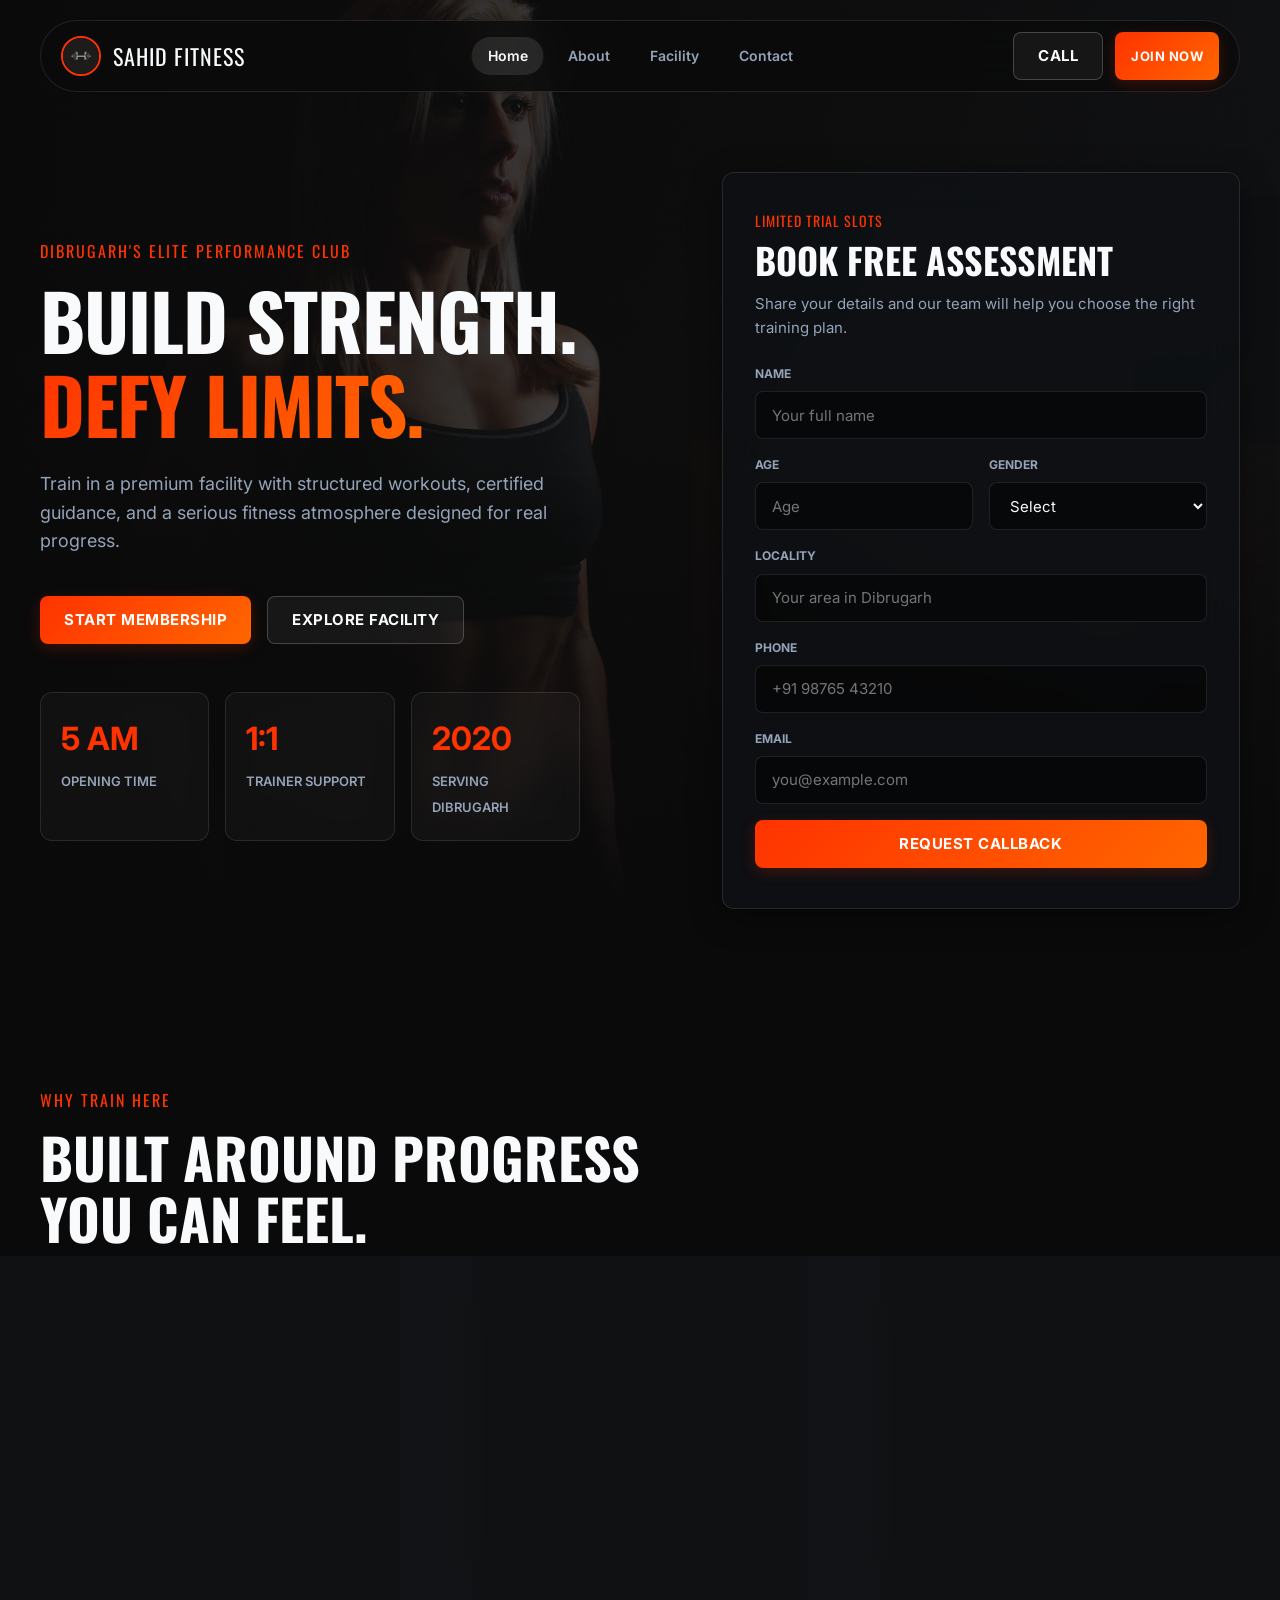
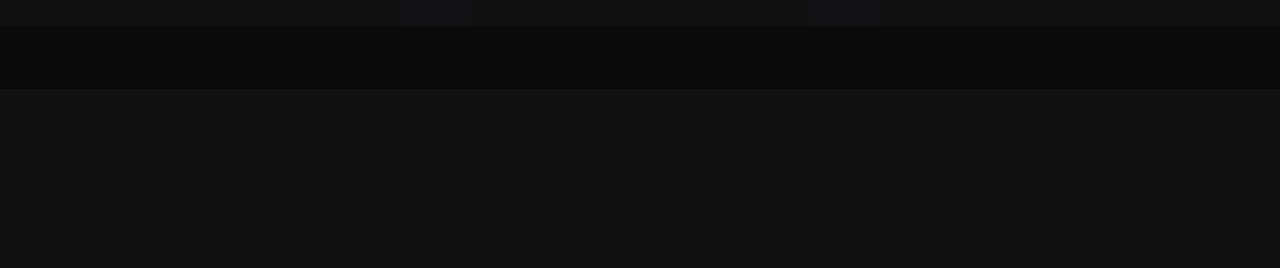
<file: index.html>
<!DOCTYPE html>
<html lang="en">
<head>
    <meta charset="UTF-8">
    <meta name="viewport" content="width=device-width, initial-scale=1.0">
    <meta name="description" content="Sahid Fitness is a premium gym in Dibrugarh with coaching, strength training, conditioning, and community-led fitness programs.">
    <title>Sahid Fitness | Premium Gym in Dibrugarh</title>
    <link rel="preconnect" href="https://fonts.googleapis.com">
    <link rel="preconnect" href="https://fonts.gstatic.com" crossorigin>
    <link href="https://fonts.googleapis.com/css2?family=Inter:wght@400;500;600;700&family=Oswald:wght@500;700&display=swap" rel="stylesheet">
    <link rel="stylesheet" href="./css/base.css">
    <link rel="stylesheet" href="./css/components.css">
    <link rel="stylesheet" href="./css/pages.css">
</head>
<body>
    <header class="site-header fade-in">
        <a class="brand" href="index.html" aria-label="Sahid Fitness home">
            <img src="./assets/barbell.jpg" alt="Sahid Fitness Logo">
            <span>SAHID FITNESS</span>
        </a>

        <!-- Mobile Hamburger Button -->
        <button class="menu-toggle" id="menu-toggle" aria-label="Open menu">
            <svg width="24" height="24" viewBox="0 0 24 24" fill="none" stroke="currentColor" stroke-width="2" stroke-linecap="round" stroke-linejoin="round">
                <line x1="3" y1="12" x2="21" y2="12"></line>
                <line x1="3" y1="6" x2="21" y2="6"></line>
                <line x1="3" y1="18" x2="21" y2="18"></line>
            </svg>
        </button>

        <!-- Drawer Wrapper -->
        <div class="nav-drawer" id="nav-drawer">
            <div class="drawer-header">
                <span class="drawer-brand">SAHID FITNESS</span>
                <button class="menu-close" id="menu-close" aria-label="Close menu">
                    <svg width="24" height="24" viewBox="0 0 24 24" fill="none" stroke="currentColor" stroke-width="2" stroke-linecap="round" stroke-linejoin="round">
                        <line x1="18" y1="6" x2="6" y2="18"></line>
                        <line x1="6" y1="6" x2="18" y2="18"></line>
                    </svg>
                </button>
            </div>

            <nav class="site-nav" aria-label="Primary navigation">
                <!-- Change the 'active' class on the specific links per page -->
                <a href="index.html" class="active">Home</a>
                <a href="./pages/about.html">About</a>
                <a href="./pages/fitnesscentre.html">Facility</a>
                <a href="./pages/contactus.html">Contact</a>
            </nav>

            <div class="header-actions">
                <a class="ghost-button" href="#">Call</a>
                <a class="primary-button small" href="mailto:info@sahidfitness.com">Join Now</a>
            </div>
        </div>
    </header>
    
    <!-- Background Dark Overlay for Mobile Drawer -->
    <div class="drawer-overlay" id="drawer-overlay"></div>

    <main>
        <section class="hero fade-in delay-1">
            <div class="hero-copy">
                <p class="eyebrow">Dibrugarh's Elite Performance Club</p>
                <h1>BUILD STRENGTH. <br><span class="text-gradient">DEFY LIMITS.</span></h1>
                <p class="hero-text">Train in a premium facility with structured workouts, certified guidance, and a serious fitness atmosphere designed for real progress.</p>

                <div class="hero-actions">
                    <a class="primary-button" href="#membership-form">Start Membership</a>
                    <a class="secondary-button" href="./pages/fitnesscentre.html">Explore Facility</a>
                </div>

                <div class="stats-grid" aria-label="Gym highlights">
                    <div>
                        <strong>5 AM</strong>
                        <span>Opening time</span>
                    </div>
                    <div>
                        <strong>1:1</strong>
                        <span>Trainer support</span>
                    </div>
                    <div>
                        <strong>2020</strong>
                        <span>Serving Dibrugarh</span>
                    </div>
                </div>
            </div>

            <aside class="lead-card glass-panel" id="membership-form" aria-label="Membership enquiry form">
                <span class="card-kicker">Limited trial slots</span>
                <h2>BOOK FREE ASSESSMENT</h2>
                <p>Share your details and our team will help you choose the right training plan.</p>

                <form action="./php/form-handler.php" method="post">
                    <label>
                        <span>Name</span>
                        <input type="text" name="name" placeholder="Your full name" required>
                    </label>
                    <div class="form-row">
                        <label>
                            <span>Age</span>
                            <input type="number" name="age" placeholder="Age" min="12" max="90" required>
                        </label>
                        <label>
                            <span>Gender</span>
                            <select name="gender" required>
                                <option value="" disabled selected>Select</option>
                                <option>Male</option>
                                <option>Female</option>
                                <option>Other</option>
                            </select>
                        </label>
                    </div>
                    <label>
                        <span>Locality</span>
                        <input type="text" name="locality" placeholder="Your area in Dibrugarh" required>
                    </label>
                    <label>
                        <span>Phone</span>
                        <input type="tel" name="phone" placeholder="+91 98765 43210" required>
                    </label>
                    <label>
                        <span>Email</span>
                        <input type="email" name="email" placeholder="you@example.com">
                    </label>
                    <button class="primary-button form-button" type="submit">Request Callback</button>
                </form>
            </aside>
        </section>

        <section class="section-band fade-in delay-2">
            <div class="section-heading">
                <div>
                    <p class="eyebrow">Why train here</p>
                    <h2>BUILT AROUND PROGRESS YOU CAN FEEL.</h2>
                </div>
            </div>

            <div class="feature-grid">
                <article class="feature-card glass-panel hover-lift">
                    <span class="feature-number">01</span>
                    <h3>Structured Coaching</h3>
                    <p>Personal guidance for beginners, lifters, and anyone returning after a break. No more guessing your routine.</p>
                </article>
                <article class="feature-card glass-panel hover-lift">
                    <span class="feature-number">02</span>
                    <h3>Complete Strength Zone</h3>
                    <p>Premium free weights, resistance machines, competition racks, benches, and dedicated conditioning tools.</p>
                </article>
                <article class="feature-card glass-panel hover-lift">
                    <span class="feature-number">03</span>
                    <h3>Flexible Training Hours</h3>
                    <p>Early morning to late evening access so your routine survives busy days. Train when it suits your lifestyle.</p>
                </article>
            </div>
        </section>
    </main>

    <footer class="site-footer glass-panel">
        <div class="footer-content">
            <div class="footer-brand">
                <h3>SAHID FITNESS</h3>
                <p>Dibrugarh's premier strength and conditioning facility.</p>
            </div>
            <div class="footer-links">
                <p>&copy; 2026 Sahid Fitness. All rights reserved.</p>
            </div>
        </div>
    </footer>
</body>
<script src="./js/script.js"></script>
</html>
</file>
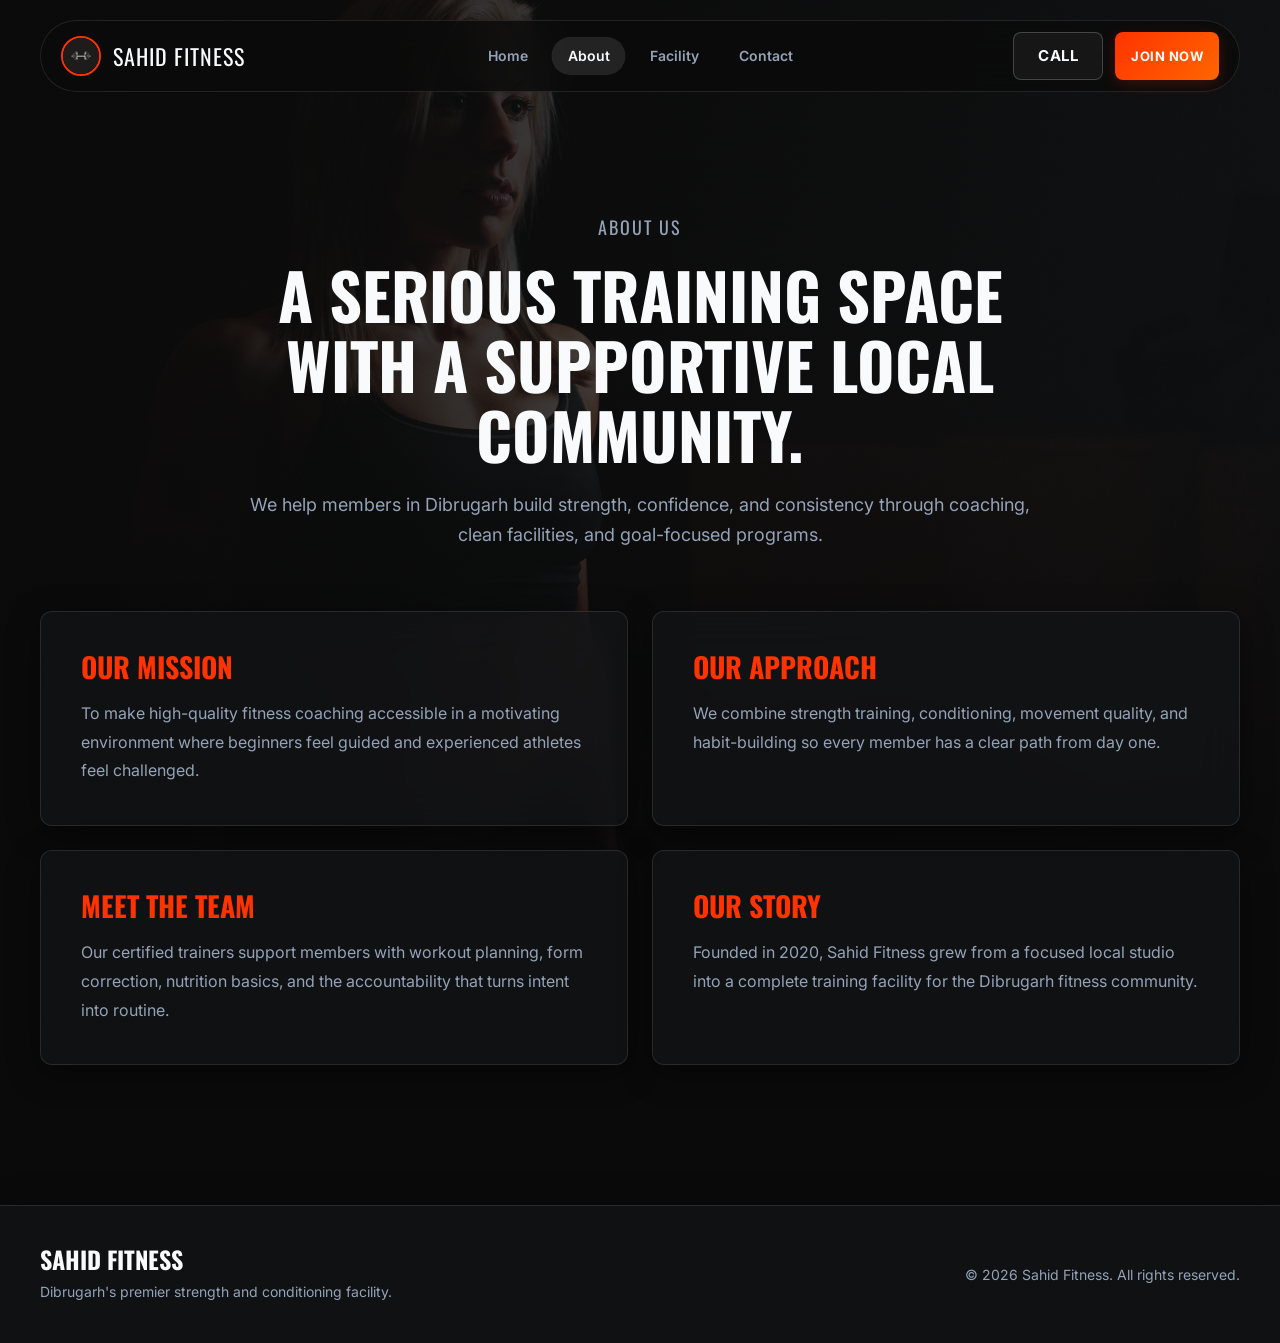
<file: pages/about.html>
<!DOCTYPE html>
<html lang="en">
<head>
    <meta charset="UTF-8">
    <meta name="viewport" content="width=device-width, initial-scale=1.0">
    <meta name="description" content="Learn about Sahid Fitness, a premium strength, conditioning, and personal training gym in Dibrugarh.">
    <title>About | Sahid Fitness</title>
    <link rel="preconnect" href="https://fonts.googleapis.com">
    <link rel="preconnect" href="https://fonts.gstatic.com" crossorigin>
    <link href="https://fonts.googleapis.com/css2?family=Inter:wght@400;500;600;700&family=Oswald:wght@500;700&display=swap" rel="stylesheet">
    <link rel="stylesheet" href="../css/base.css">
    <link rel="stylesheet" href="../css/components.css">
    <link rel="stylesheet" href="../css/pages.css">
</head>
<body>
    <header class="site-header fade-in">
        <a class="brand" href="../index.html" aria-label="Sahid Fitness home">
            <img src="../assets/barbell.jpg" alt="Sahid Fitness Logo">
            <span>SAHID FITNESS</span>
        </a>

        <!-- Mobile Hamburger Button -->
        <button class="menu-toggle" id="menu-toggle" aria-label="Open menu">
            <svg width="24" height="24" viewBox="0 0 24 24" fill="none" stroke="currentColor" stroke-width="2" stroke-linecap="round" stroke-linejoin="round">
                <line x1="3" y1="12" x2="21" y2="12"></line>
                <line x1="3" y1="6" x2="21" y2="6"></line>
                <line x1="3" y1="18" x2="21" y2="18"></line>
            </svg>
        </button>

        <!-- Drawer Wrapper -->
        <div class="nav-drawer" id="nav-drawer">
            <div class="drawer-header">
                <span class="drawer-brand">SAHID FITNESS</span>
                <button class="menu-close" id="menu-close" aria-label="Close menu">
                    <svg width="24" height="24" viewBox="0 0 24 24" fill="none" stroke="currentColor" stroke-width="2" stroke-linecap="round" stroke-linejoin="round">
                        <line x1="18" y1="6" x2="6" y2="18"></line>
                        <line x1="6" y1="6" x2="18" y2="18"></line>
                    </svg>
                </button>
            </div>

            <nav class="site-nav" aria-label="Primary navigation">
                <!-- Change the 'active' class on the specific links per page -->
                <a href="../index.html" >Home</a>
                <a href="../pages/about.html" class="active">About</a>
                <a href="../pages/fitnesscentre.html">Facility</a>
                <a href="../pages/contactus.html">Contact</a>
            </nav>

            <div class="header-actions">
                <a class="ghost-button" href="#">Call</a>
                <a class="primary-button small" href="mailto:info@sahidfitness.com">Join Now</a>
            </div>
        </div>
    </header>
    
    <!-- Background Dark Overlay for Mobile Drawer -->
    <div class="drawer-overlay" id="drawer-overlay"></div>

    <main class="section-wrapper">
        <section class="page-hero fade-in delay-1">
            <p class="eyebrow">About Us</p>
            <h1>A SERIOUS TRAINING SPACE WITH A SUPPORTIVE LOCAL COMMUNITY.</h1>
            <p>We help members in Dibrugarh build strength, confidence, and consistency through coaching, clean facilities, and goal-focused programs.</p>
        </section>

        <section class="content-grid fade-in delay-2">
            <article class="content-panel glass-panel hover-lift">
                <h2>Our Mission</h2>
                <p>To make high-quality fitness coaching accessible in a motivating environment where beginners feel guided and experienced athletes feel challenged.</p>
            </article>

            <article class="content-panel glass-panel hover-lift">
                <h2>Our Approach</h2>
                <p>We combine strength training, conditioning, movement quality, and habit-building so every member has a clear path from day one.</p>
            </article>

            <article class="content-panel glass-panel hover-lift">
                <h2>Meet the Team</h2>
                <p>Our certified trainers support members with workout planning, form correction, nutrition basics, and the accountability that turns intent into routine.</p>
            </article>

            <article class="content-panel glass-panel hover-lift">
                <h2>Our Story</h2>
                <p>Founded in 2020, Sahid Fitness grew from a focused local studio into a complete training facility for the Dibrugarh fitness community.</p>
            </article>
        </section>
    </main>

    <footer class="site-footer glass-panel">
        <div class="footer-content">
            <div class="footer-brand">
                <h3>SAHID FITNESS</h3>
                <p>Dibrugarh's premier strength and conditioning facility.</p>
            </div>
            <div class="footer-links">
                <p>&copy; 2026 Sahid Fitness. All rights reserved.</p>
            </div>
        </div>
    </footer>
</body>
<script src="../js/script.js"></script>
</html>
</file>
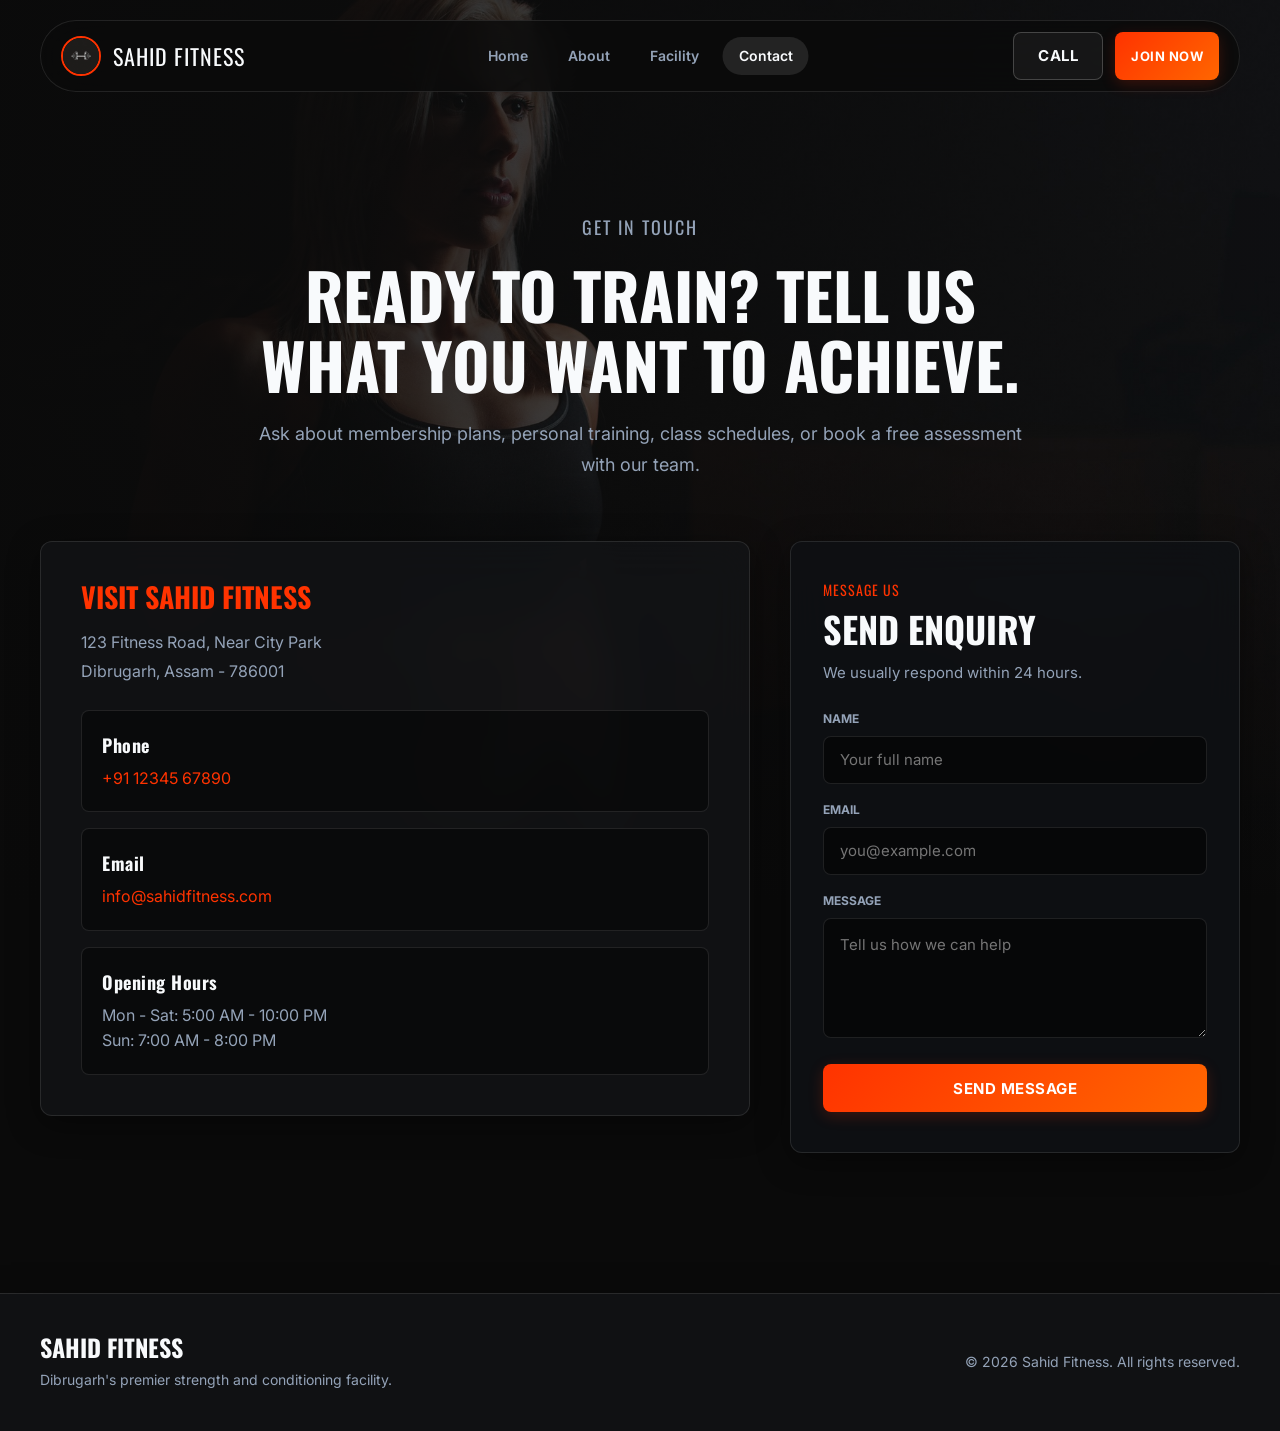
<file: pages/contactus.html>
<!DOCTYPE html>
<html lang="en">
<head>
    <meta charset="UTF-8">
    <meta name="viewport" content="width=device-width, initial-scale=1.0">
    <meta name="description" content="Contact Sahid Fitness in Dibrugarh for memberships, personal training, classes, and free fitness assessments.">
    <title>Contact | Sahid Fitness</title>
    <link rel="preconnect" href="https://fonts.googleapis.com">
    <link rel="preconnect" href="https://fonts.gstatic.com" crossorigin>
    <link href="https://fonts.googleapis.com/css2?family=Inter:wght@400;500;600;700&family=Oswald:wght@500;700&display=swap" rel="stylesheet">
    <link rel="stylesheet" href="../css/base.css">
    <link rel="stylesheet" href="../css/components.css">
    <link rel="stylesheet" href="../css/pages.css">
</head>
<body>
    <header class="site-header fade-in">
        <a class="brand" href="../index.html" aria-label="Sahid Fitness home">
            <img src="../assets/barbell.jpg" alt="Sahid Fitness Logo">
            <span>SAHID FITNESS</span>
        </a>

        <!-- Mobile Hamburger Button -->
        <button class="menu-toggle" id="menu-toggle" aria-label="Open menu">
            <svg width="24" height="24" viewBox="0 0 24 24" fill="none" stroke="currentColor" stroke-width="2" stroke-linecap="round" stroke-linejoin="round">
                <line x1="3" y1="12" x2="21" y2="12"></line>
                <line x1="3" y1="6" x2="21" y2="6"></line>
                <line x1="3" y1="18" x2="21" y2="18"></line>
            </svg>
        </button>

        <!-- Drawer Wrapper -->
        <div class="nav-drawer" id="nav-drawer">
            <div class="drawer-header">
                <span class="drawer-brand">SAHID FITNESS</span>
                <button class="menu-close" id="menu-close" aria-label="Close menu">
                    <svg width="24" height="24" viewBox="0 0 24 24" fill="none" stroke="currentColor" stroke-width="2" stroke-linecap="round" stroke-linejoin="round">
                        <line x1="18" y1="6" x2="6" y2="18"></line>
                        <line x1="6" y1="6" x2="18" y2="18"></line>
                    </svg>
                </button>
            </div>

            <nav class="site-nav" aria-label="Primary navigation">
                <!-- Change the 'active' class on the specific links per page -->
                <a href="../index.html">Home</a>
                <a href="about.html">About</a>
                <a href="fitnesscentre.html">Facility</a>
                <a href="contactus.html" class="active">Contact</a>
            </nav>

            <div class="header-actions">
                <a class="ghost-button" href="#">Call</a>
                <a class="primary-button small" href="mailto:info@sahidfitness.com">Join Now</a>
            </div>
        </div>
    </header>
    
    <!-- Background Dark Overlay for Mobile Drawer -->
    <div class="drawer-overlay" id="drawer-overlay"></div>

    <main class="section-wrapper">
        <section class="page-hero fade-in delay-1">
            <p class="eyebrow">Get in touch</p>
            <h1>READY TO TRAIN? TELL US WHAT YOU WANT TO ACHIEVE.</h1>
            <p>Ask about membership plans, personal training, class schedules, or book a free assessment with our team.</p>
        </section>

        <section class="contact-layout fade-in delay-2">
            <article class="content-panel glass-panel">
                <h2>Visit Sahid Fitness</h2>
                <p>123 Fitness Road, Near City Park<br>Dibrugarh, Assam - 786001</p>

                <div class="contact-list">
                    <div>
                        <strong>Phone</strong>
                        <a href="#">+91 12345 67890</a>
                    </div>
                    <div>
                        <strong>Email</strong>
                        <a href="mailto:info@sahidfitness.com">info@sahidfitness.com</a>
                    </div>
                    <div>
                        <strong>Opening Hours</strong>
                        <span style="color: var(--muted)">Mon - Sat: 5:00 AM - 10:00 PM<br>Sun: 7:00 AM - 8:00 PM</span>
                    </div>
                </div>
            </article>

            <aside class="lead-card glass-panel">
                <span class="card-kicker">Message us</span>
                <h2>SEND ENQUIRY</h2>
                <p>We usually respond within 24 hours.</p>

                <form action="../php/inquiry.php" method="post">
                    <label>
                        <span>Name</span>
                        <input type="text" name="name" placeholder="Your full name" required>
                    </label>
                    <label>
                        <span>Email</span>
                        <input type="email" name="email" placeholder="you@example.com" required>
                    </label>
                    <label>
                        <span>Message</span>
                        <textarea name="message" placeholder="Tell us how we can help" required></textarea>
                    </label>
                    <button class="primary-button" type="submit" style="margin-top: 10px;">Send Message</button>
                </form>
            </aside>
        </section>
    </main>

    <footer class="site-footer glass-panel">
        <div class="footer-content">
            <div class="footer-brand">
                <h3>SAHID FITNESS</h3>
                <p>Dibrugarh's premier strength and conditioning facility.</p>
            </div>
            <div class="footer-links">
                <p>&copy; 2026 Sahid Fitness. All rights reserved.</p>
            </div>
        </div>
    </footer>
</body>
<script src="../js/script.js"></script>
</html>
</file>
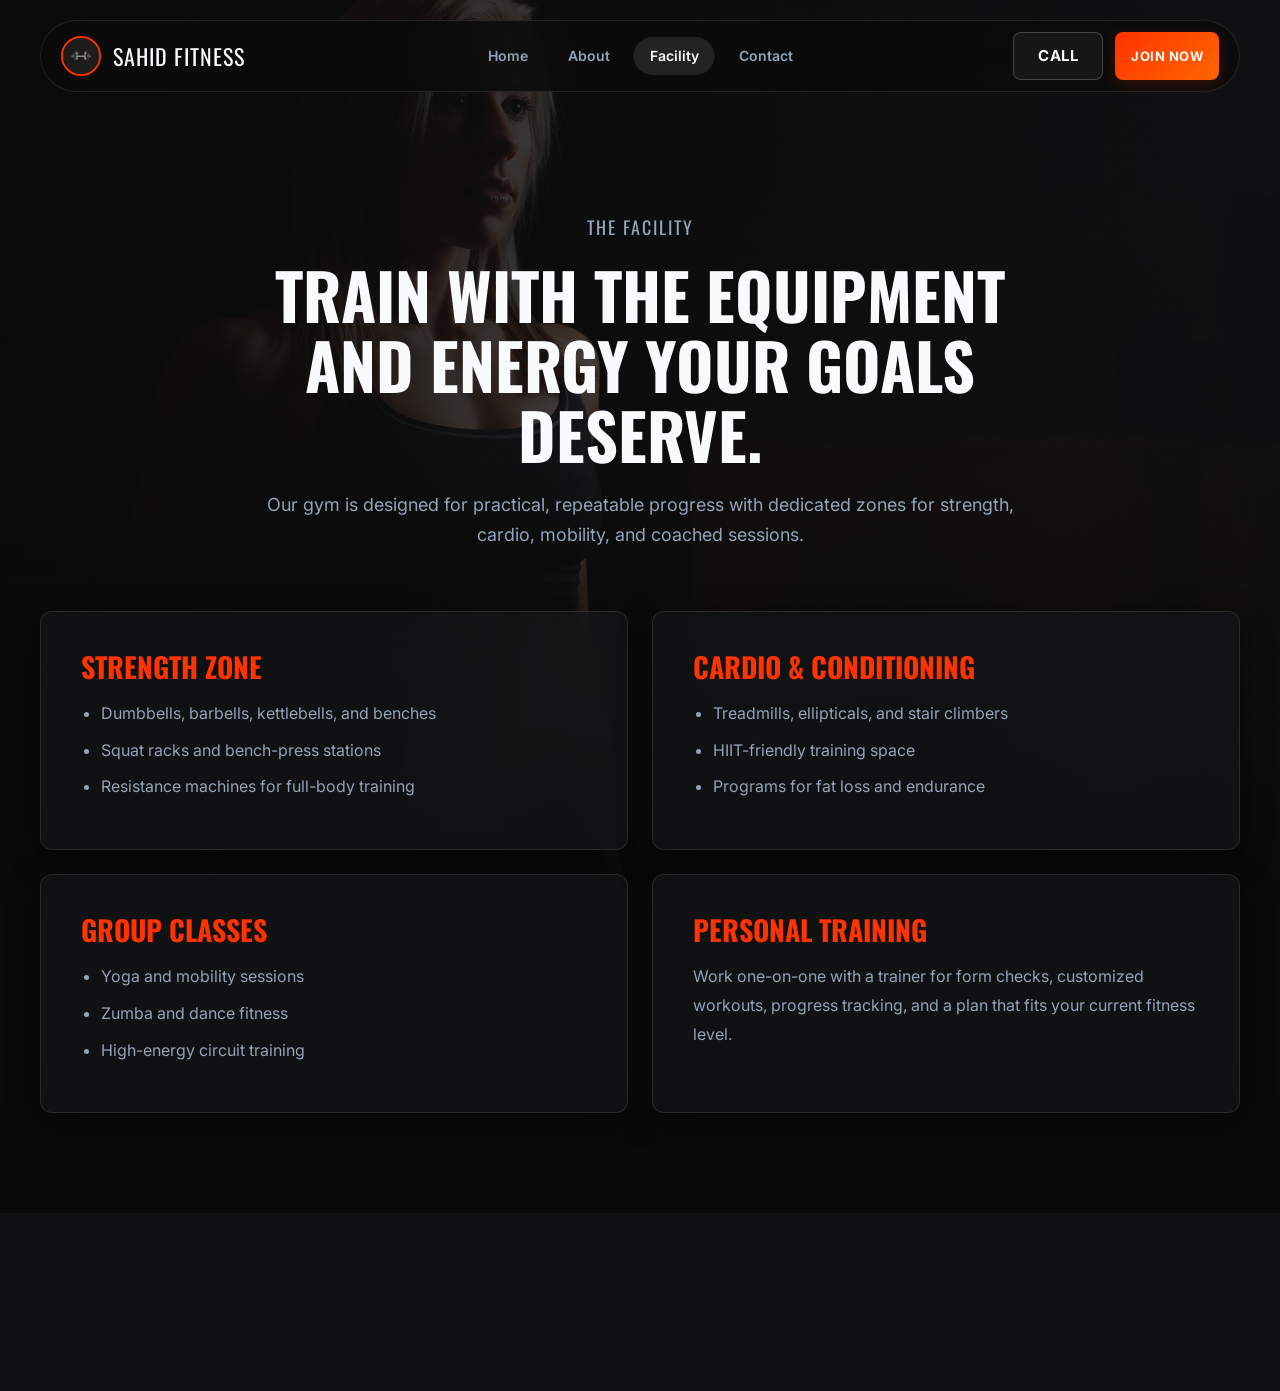
<file: pages/fitnesscentre.html>
<!DOCTYPE html>
<html lang="en">
<head>
    <meta charset="UTF-8">
    <meta name="viewport" content="width=device-width, initial-scale=1.0">
    <meta name="description" content="Explore Sahid Fitness facilities including strength training, cardio, group classes, and personal coaching in Dibrugarh.">
    <title>Fitness Centre | Sahid Fitness</title>
    <link rel="preconnect" href="https://fonts.googleapis.com">
    <link rel="preconnect" href="https://fonts.gstatic.com" crossorigin>
    <link href="https://fonts.googleapis.com/css2?family=Inter:wght@400;500;600;700&family=Oswald:wght@500;700&display=swap" rel="stylesheet">
    <link rel="stylesheet" href="../css/base.css">
    <link rel="stylesheet" href="../css/components.css">
    <link rel="stylesheet" href="../css/pages.css">
</head>
<body>
    <header class="site-header fade-in">
        <a class="brand" href="../index.html" aria-label="Sahid Fitness home">
            <img src="../assets/barbell.jpg" alt="Sahid Fitness Logo">
            <span>SAHID FITNESS</span>
        </a>

        <!-- Mobile Hamburger Button -->
        <button class="menu-toggle" id="menu-toggle" aria-label="Open menu">
            <svg width="24" height="24" viewBox="0 0 24 24" fill="none" stroke="currentColor" stroke-width="2" stroke-linecap="round" stroke-linejoin="round">
                <line x1="3" y1="12" x2="21" y2="12"></line>
                <line x1="3" y1="6" x2="21" y2="6"></line>
                <line x1="3" y1="18" x2="21" y2="18"></line>
            </svg>
        </button>

        <!-- Drawer Wrapper -->
        <div class="nav-drawer" id="nav-drawer">
            <div class="drawer-header">
                <span class="drawer-brand">SAHID FITNESS</span>
                <button class="menu-close" id="menu-close" aria-label="Close menu">
                    <svg width="24" height="24" viewBox="0 0 24 24" fill="none" stroke="currentColor" stroke-width="2" stroke-linecap="round" stroke-linejoin="round">
                        <line x1="18" y1="6" x2="6" y2="18"></line>
                        <line x1="6" y1="6" x2="18" y2="18"></line>
                    </svg>
                </button>
            </div>

            <nav class="site-nav" aria-label="Primary navigation">
                <!-- Change the 'active' class on the specific links per page -->
                <a href="../index.html">Home</a>
                <a href="about.html">About</a>
                <a href="fitnesscentre.html" class="active">Facility</a>
                <a href="contactus.html">Contact</a>
            </nav>

            <div class="header-actions">
                <a class="ghost-button" href="#">Call</a>
                <a class="primary-button small" href="mailto:info@sahidfitness.com">Join Now</a>
            </div>
        </div>
    </header>
    
    <!-- Background Dark Overlay for Mobile Drawer -->
    <div class="drawer-overlay" id="drawer-overlay"></div>

    <main class="section-wrapper">
        <section class="page-hero fade-in delay-1">
            <p class="eyebrow">The Facility</p>
            <h1>TRAIN WITH THE EQUIPMENT AND ENERGY YOUR GOALS DESERVE.</h1>
            <p>Our gym is designed for practical, repeatable progress with dedicated zones for strength, cardio, mobility, and coached sessions.</p>
        </section>

        <section class="content-grid fade-in delay-2">
            <article class="content-panel glass-panel hover-lift">
                <h2>Strength Zone</h2>
                <ul>
                    <li>Dumbbells, barbells, kettlebells, and benches</li>
                    <li>Squat racks and bench-press stations</li>
                    <li>Resistance machines for full-body training</li>
                </ul>
            </article>

            <article class="content-panel glass-panel hover-lift">
                <h2>Cardio & Conditioning</h2>
                <ul>
                    <li>Treadmills, ellipticals, and stair climbers</li>
                    <li>HIIT-friendly training space</li>
                    <li>Programs for fat loss and endurance</li>
                </ul>
            </article>

            <article class="content-panel glass-panel hover-lift">
                <h2>Group Classes</h2>
                <ul>
                    <li>Yoga and mobility sessions</li>
                    <li>Zumba and dance fitness</li>
                    <li>High-energy circuit training</li>
                </ul>
            </article>

            <article class="content-panel glass-panel hover-lift">
                <h2>Personal Training</h2>
                <p>Work one-on-one with a trainer for form checks, customized workouts, progress tracking, and a plan that fits your current fitness level.</p>
            </article>
        </section>
    </main>

    <footer class="site-footer glass-panel">
        <div class="footer-content">
            <div class="footer-brand">
                <h3>SAHID FITNESS</h3>
                <p>Dibrugarh's premier strength and conditioning facility.</p>
            </div>
            <div class="footer-links">
                <p>&copy; 2026 Sahid Fitness. All rights reserved.</p>
            </div>
        </div>
    </footer>
</body>
<script src="../js/script.js"></script>
</html>
</file>
<file: css/base.css>
:root {
    /* Refined Color Palette */
    --bg-dark: #0a0a0a;
    --surface: rgba(20, 22, 26, 0.65);
    --surface-strong: rgba(15, 17, 20, 0.85);
    --surface-hover: rgba(30, 33, 40, 0.85);
    --line: rgba(255, 255, 255, 0.1);
    --line-light: rgba(255, 255, 255, 0.2);
    
    --text: #f8fafc;
    --muted: #94a3b8;
    --accent: #ff3300;
    --accent-strong: #ff6600;
    
    --shadow-soft: 0 8px 32px rgba(0, 0, 0, 0.4);
    --shadow-glow: 0 0 20px rgba(255, 51, 0, 0.3);
    
    --font-heading: 'Oswald', sans-serif;
    --font-body: 'Inter', sans-serif;
}

* {
    box-sizing: border-box;
    margin: 0;
    padding: 0;
}

html {
    scroll-behavior: smooth;
}

body {
    min-height: 100vh;
    color: var(--text);
    font-family: var(--font-body);
    background-color: var(--bg-dark);
    background-image: 
        linear-gradient(90deg, rgba(10, 10, 10, 0.95) 0%, rgba(10, 10, 10, 0.8) 40%, rgba(10, 10, 10, 0.4) 100%),
        linear-gradient(0deg, rgba(10, 10, 10, 1) 0%, rgba(10, 10, 10, 0) 50%),
        url("../assets/abs-1850926_1920.jpg");
    background-size: cover;
    background-position: center right;
    background-attachment: fixed;
    background-repeat: no-repeat;
    line-height: 1.6;
}

a {
    color: inherit;
    text-decoration: none;
}

img {
    display: block;
    max-width: 100%;
}

/* Typography Hierarchy */
h1, h2, h3, .brand span, .card-kicker, .eyebrow {
    font-family: var(--font-heading);
    text-transform: uppercase;
    line-height: 1.1;
}

.text-gradient {
    background: linear-gradient(135deg, var(--accent), var(--accent-strong));
    background-clip: text;
    -webkit-text-fill-color: transparent;
}

.eyebrow {
    color: var(--accent);
    font-size: 16px;
    letter-spacing: 2px;
    margin-bottom: 16px;
    display: inline-block;
}
</file>
<file: css/components.css>
/* Reusable Glass Panel */
.glass-panel {
    border: 1px solid var(--line);
    border-radius: 12px;
    background: var(--surface);
    box-shadow: var(--shadow-soft);
    backdrop-filter: blur(20px);
    -webkit-backdrop-filter: blur(20px);
}

.hover-lift:hover {
    transform: translateY(-8px);
    border-color: var(--line-light);
    box-shadow: var(--shadow-glow);
    background: var(--surface-hover);
}

/* Header Base & Desktop */
.site-header {
    position: sticky;
    top: 20px;
    z-index: 50;
    display: flex;
    align-items: center;
    justify-content: space-between;
    width: min(1200px, calc(100% - 40px));
    height: 72px;
    margin: 20px auto 0;
    padding: 0 20px;
    border: 1px solid var(--line);
    border-radius: 100px;
    background: rgba(10, 10, 10, 0.8);
    backdrop-filter: blur(24px);
}

.brand {
    display: inline-flex;
    align-items: center;
    gap: 12px;
    font-size: 22px;
    letter-spacing: 1px;
    z-index: 51;
}

.brand img {
    width: 40px;
    height: 40px;
    border-radius: 50%;
    border: 2px solid var(--accent);
    object-fit: cover;
}

/* Hide Mobile Elements on Desktop */
.menu-toggle, .drawer-header, .drawer-overlay {
    display: none;
}


/* Desktop Nav Alignment */
.nav-drawer {
    display: flex;
    align-items: center;
    justify-content: flex-end;
    flex: 1;
}

.site-nav {
    display: flex;
    gap: 8px;
    position: absolute;
    left: 50%;
    transform: translateX(-50%);
}

.site-nav a {
    padding: 8px 16px;
    border-radius: 100px;
    color: var(--muted);
    font-size: 14px;
    font-weight: 600;
    transition: all 0.3s ease;
}

.site-nav a:hover,
.site-nav a.active {
    color: var(--text);
    background: var(--line);
}

.header-actions {
    display: flex;
    gap: 12px;
}

/* Buttons */
.primary-button,
.secondary-button,
.ghost-button {
    display: inline-flex;
    align-items: center;
    justify-content: center;
    min-height: 48px;
    padding: 0 24px;
    border-radius: 8px;
    font-family: var(--font-body);
    font-size: 15px;
    font-weight: 700;
    cursor: pointer;
    transition: all 0.3s ease;
    text-transform: uppercase;
    letter-spacing: 0.5px;
}

.primary-button {
    color: #fff;
    background: linear-gradient(135deg, var(--accent), var(--accent-strong));
    border: none;
    box-shadow: 0 4px 15px rgba(255, 51, 0, 0.2);
}

.primary-button:hover {
    transform: translateY(-2px);
    box-shadow: var(--shadow-glow);
}

.secondary-button,
.ghost-button {
    color: var(--text);
    border: 1px solid var(--line-light);
    background: rgba(255, 255, 255, 0.05);
}

.secondary-button:hover,
.ghost-button:hover {
    background: rgba(255, 255, 255, 0.1);
    transform: translateY(-2px);
}

.small {
    min-height: 40px;
    padding: 0 16px;
    font-size: 13px;
}

/* Forms */
form {
    display: flex;
    flex-direction: column;
    gap: 16px;
}

.form-row {
    display: grid;
    grid-template-columns: 1fr 1fr;
    gap: 16px;
}

label {
    display: flex;
    flex-direction: column;
    gap: 8px;
    font-size: 12px;
    font-weight: 700;
    text-transform: uppercase;
    color: var(--muted);
}

input,
select,
textarea {
    width: 100%;
    min-height: 48px;
    padding: 0 16px;
    border-radius: 8px;
    border: 1px solid var(--line);
    background: rgba(0, 0, 0, 0.5);
    color: var(--text);
    font-family: var(--font-body);
    font-size: 15px;
    transition: all 0.3s ease;
}

input:focus,
select:focus,
textarea:focus {
    outline: none;
    border-color: var(--accent);
    box-shadow: 0 0 0 3px rgba(255, 51, 0, 0.15);
    background: rgba(0, 0, 0, 0.8);
}

textarea {
    padding: 16px;
    min-height: 120px;
    resize: vertical;
}

/* Footer */
.site-footer {
    border-radius: 0;
    border-left: none;
    border-right: none;
    border-bottom: none;
    padding: 40px 20px;
    margin-top: 60px;
}

.footer-content {
    width: min(1200px, calc(100% - 40px));
    margin: 0 auto;
    display: flex;
    justify-content: space-between;
    align-items: center;
    flex-wrap: wrap;
    gap: 20px;
}

.footer-brand h3 {
    font-size: 24px;
    margin-bottom: 8px;
}

.footer-brand p,
.footer-links p {
    color: var(--muted);
    font-size: 14px;
}

/* Animations */
.fade-in {
    animation: fadeInUp 0.8s cubic-bezier(0.16, 1, 0.3, 1) forwards;
    opacity: 0;
    transform: translateY(20px);
}

.delay-1 {
    animation-delay: 0.2s;
}

.delay-2 {
    animation-delay: 0.4s;
}

@keyframes fadeInUp {
    to {
        opacity: 1;
        transform: translateY(0);
    }
}

/* -------------------------------------------
   CONSOLIDATED MOBILE & TABLET MEDIA QUERY
---------------------------------------------- */
@media (max-width: 768px) {
    /* Prevent header from stretching, keep it a pill shape */
    .site-header {
        height: 72px; 
        flex-direction: row; 
        padding: 0 20px;
        border-radius: 100px;
    }

    /* Mobile Hamburger Icon */
    .menu-toggle {
        display: flex;
        background: none;
        border: none;
        color: var(--text);
        cursor: pointer;
        padding: 8px;
    }

    /* Slide-in Drawer */
    .nav-drawer {
        position: fixed;
        top: 0;
        left: -100%;
        width: 280px;
        height: 100vh;
        background: rgba(15, 17, 20, 0.98);
        backdrop-filter: blur(20px);
        -webkit-backdrop-filter: blur(20px);
        z-index: 1000;
        flex-direction: column;
        justify-content: flex-start;
        align-items: flex-start;
        padding: 30px 20px;
        transition: left 0.3s ease;
        box-shadow: 10px 0 30px rgba(0,0,0,0.5);
        border-right: 1px solid var(--line);
    }

    /* Triggers the slide-in via JS */
    .nav-drawer.active {
        left: 0;
    }

    /* Inside the Drawer */
    .drawer-header {
        display: flex;
        align-items: center;
        justify-content: space-between;
        width: 100%;
        margin-bottom: 40px;
        padding-bottom: 20px;
        border-bottom: 1px solid var(--line);
    }

    .drawer-brand {
        font-family: var(--font-heading);
        font-size: 20px;
        color: var(--text);
        letter-spacing: 1px;
    }

    .menu-close {
        background: none;
        border: none;
        color: var(--muted);
        cursor: pointer;
        padding: 4px;
        display: flex;
    }

    .menu-close:hover {
        color: var(--accent);
    }

    .site-nav {
        position: static;
        transform: none;
        flex-direction: column;
        width: 100%;
        gap: 8px;
        margin-bottom: 30px;
    }

    .site-nav a {
        width: 100%;
        text-align: left;
        padding: 12px 16px;
        font-size: 16px;
        border-radius: 8px;
    }

    .header-actions {
        width: 100%;
        flex-direction: column;
        gap: 12px;
    }

    .header-actions a {
        width: 100%;
    }

    /* Dark Overlay behind Drawer */
    /* Reusable Glass Panel */
.glass-panel {
    border: 1px solid var(--line);
    border-radius: 12px;
    background: var(--surface);
    box-shadow: var(--shadow-soft);
    backdrop-filter: blur(20px);
    -webkit-backdrop-filter: blur(20px);
}

.hover-lift:hover {
    transform: translateY(-8px);
    border-color: var(--line-light);
    box-shadow: var(--shadow-glow);
    background: var(--surface-hover);
}

/* Header Base & Desktop */
.site-header {
    position: sticky;
    top: 20px;
    z-index: 50;
    display: flex;
    align-items: center;
    justify-content: space-between;
    width: min(1200px, calc(100% - 40px));
    height: 72px;
    margin: 20px auto 0;
    padding: 0 20px;
    border: 1px solid var(--line);
    border-radius: 100px;
    background: rgba(10, 10, 10, 0.8);
    backdrop-filter: blur(24px);
}

.brand {
    display: inline-flex;
    align-items: center;
    gap: 12px;
    font-size: 22px;
    letter-spacing: 1px;
    z-index: 51;
}

.brand img {
    width: 40px;
    height: 40px;
    border-radius: 50%;
    border: 2px solid var(--accent);
    object-fit: cover;
}

/* Hide Mobile Elements on Desktop */
.menu-toggle, .drawer-header, .drawer-overlay {
    display: none;
}

/* Dark Overlay behind Drawer */
    .drawer-overlay {
        display: block;
        position: fixed;
        top: 0;
        left: 0;
        width: 100vw;
        height: 100vh;
        background: rgba(0, 0, 0, 0.6);
        backdrop-filter: blur(4px);
        -webkit-backdrop-filter: blur(4px);
        z-index: 49; /* Changed from 99 to 49 so it sits under the header */
        opacity: 0;
        pointer-events: none;
        transition: opacity 0.3s ease;
    }

/* Desktop Nav Alignment */
.nav-drawer {
    display: flex;
    align-items: center;
    justify-content: flex-end;
    flex: 1;
}

.site-nav {
    display: flex;
    gap: 8px;
    position: absolute;
    left: 50%;
    transform: translateX(-50%);
}

.site-nav a {
    padding: 8px 16px;
    border-radius: 100px;
    color: var(--muted);
    font-size: 14px;
    font-weight: 600;
    transition: all 0.3s ease;
}

.site-nav a:hover,
.site-nav a.active {
    color: var(--text);
    background: var(--line);
}

.header-actions {
    display: flex;
    gap: 12px;
}

/* Buttons */
.primary-button,
.secondary-button,
.ghost-button {
    display: inline-flex;
    align-items: center;
    justify-content: center;
    min-height: 48px;
    padding: 0 24px;
    border-radius: 8px;
    font-family: var(--font-body);
    font-size: 15px;
    font-weight: 700;
    cursor: pointer;
    transition: all 0.3s ease;
    text-transform: uppercase;
    letter-spacing: 0.5px;
}

.primary-button {
    color: #fff;
    background: linear-gradient(135deg, var(--accent), var(--accent-strong));
    border: none;
    box-shadow: 0 4px 15px rgba(255, 51, 0, 0.2);
}

.primary-button:hover {
    transform: translateY(-2px);
    box-shadow: var(--shadow-glow);
}

.secondary-button,
.ghost-button {
    color: var(--text);
    border: 1px solid var(--line-light);
    background: rgba(255, 255, 255, 0.05);
}

.secondary-button:hover,
.ghost-button:hover {
    background: rgba(255, 255, 255, 0.1);
    transform: translateY(-2px);
}

.small {
    min-height: 40px;
    padding: 0 16px;
    font-size: 13px;
}

/* Forms */
form {
    display: flex;
    flex-direction: column;
    gap: 16px;
}

.form-row {
    display: grid;
    grid-template-columns: 1fr 1fr;
    gap: 16px;
}

label {
    display: flex;
    flex-direction: column;
    gap: 8px;
    font-size: 12px;
    font-weight: 700;
    text-transform: uppercase;
    color: var(--muted);
}

input,
select,
textarea {
    width: 100%;
    min-height: 48px;
    padding: 0 16px;
    border-radius: 8px;
    border: 1px solid var(--line);
    background: rgba(0, 0, 0, 0.5);
    color: var(--text);
    font-family: var(--font-body);
    font-size: 15px;
    transition: all 0.3s ease;
}

input:focus,
select:focus,
textarea:focus {
    outline: none;
    border-color: var(--accent);
    box-shadow: 0 0 0 3px rgba(255, 51, 0, 0.15);
    background: rgba(0, 0, 0, 0.8);
}

textarea {
    padding: 16px;
    min-height: 120px;
    resize: vertical;
}

/* Footer */
.site-footer {
    border-radius: 0;
    border-left: none;
    border-right: none;
    border-bottom: none;
    padding: 40px 20px;
    margin-top: 60px;
}

.footer-content {
    width: min(1200px, calc(100% - 40px));
    margin: 0 auto;
    display: flex;
    justify-content: space-between;
    align-items: center;
    flex-wrap: wrap;
    gap: 20px;
}

.footer-brand h3 {
    font-size: 24px;
    margin-bottom: 8px;
}

.footer-brand p,
.footer-links p {
    color: var(--muted);
    font-size: 14px;
}

/* Animations */
.fade-in {
    animation: fadeInUp 0.8s cubic-bezier(0.16, 1, 0.3, 1) forwards;
    opacity: 0;
    transform: translateY(20px);
}

.delay-1 {
    animation-delay: 0.2s;
}

.delay-2 {
    animation-delay: 0.4s;
}

@keyframes fadeInUp {
    to {
        opacity: 1;
        transform: translateY(0);
    }
}

/* -------------------------------------------
   CONSOLIDATED MOBILE & TABLET MEDIA QUERY
---------------------------------------------- */
@media (max-width: 768px) {
    /* Prevent header from stretching, keep it a pill shape */
    .site-header {
        height: 72px; 
        flex-direction: row; 
        padding: 0 20px;
        border-radius: 100px;
    }

    /* Mobile Hamburger Icon */
    .menu-toggle {
        display: flex;
        background: none;
        border: none;
        color: var(--text);
        cursor: pointer;
        padding: 8px;
    }

    /* Slide-in Drawer */
    .nav-drawer {
        position: fixed;
        top: 0;
        left: -100%;
        width: 280px;
        height: 100vh;
        background: rgba(15, 17, 20, 0.98);
        backdrop-filter: blur(20px);
        -webkit-backdrop-filter: blur(20px);
        z-index: 1000;
        flex-direction: column;
        justify-content: flex-start;
        align-items: flex-start;
        padding: 30px 20px;
        transition: left 0.3s ease;
        box-shadow: 10px 0 30px rgba(0,0,0,0.5);
        border-right: 1px solid var(--line);
    }

    /* Triggers the slide-in via JS */
    .nav-drawer.active {
        left: 0;
    }

    /* Inside the Drawer */
    .drawer-header {
        display: flex;
        align-items: center;
        justify-content: space-between;
        width: 100%;
        margin-bottom: 40px;
        padding-bottom: 20px;
        border-bottom: 1px solid var(--line);
    }

    .drawer-brand {
        font-family: var(--font-heading);
        font-size: 20px;
        color: var(--text);
        letter-spacing: 1px;
    }

    .menu-close {
        background: none;
        border: none;
        color: var(--muted);
        cursor: pointer;
        padding: 4px;
        display: flex;
    }

    .menu-close:hover {
        color: var(--accent);
    }

    .site-nav {
        position: static;
        transform: none;
        flex-direction: column;
        width: 100%;
        gap: 8px;
        margin-bottom: 30px;
    }

    .site-nav a {
        width: 100%;
        text-align: left;
        padding: 12px 16px;
        font-size: 16px;
        border-radius: 8px;
    }

    .header-actions {
        width: 100%;
        flex-direction: column;
        gap: 12px;
    }

    .header-actions a {
        width: 100%;
    }

    /* Dark Overlay behind Drawer */
    .drawer-overlay {
        display: block;
        position: fixed;
        top: 0;
        left: 0;
        width: 100vw;
        height: 100vh;
        background: rgba(0, 0, 0, 0.6);
        backdrop-filter: blur(4px);
        -webkit-backdrop-filter: blur(4px);
        z-index: 49;
        opacity: 0;
        pointer-events: none;
        transition: opacity 0.3s ease;
    }

    /* Triggers overlay visibility via JS */
    .drawer-overlay.active {
        opacity: 1;
        pointer-events: auto;
    }

    .footer-content {
        flex-direction: column;
        text-align: center;
    }
}

    /* Triggers overlay visibility via JS */
    .drawer-overlay.active {
        opacity: 1;
        pointer-events: auto;
    }

    .footer-content {
        flex-direction: column;
        text-align: center;
    }
}
</file>
<file: css/pages.css>
/* Layout Wrappers */
.section-wrapper {
    width: min(1200px, calc(100% - 40px));
    margin: 0 auto;
}

/* Homepage Specifics */
.hero {
    width: min(1200px, calc(100% - 40px));
    margin: 0 auto;
    display: grid;
    grid-template-columns: 1.2fr 1fr;
    gap: 60px;
    align-items: center;
    min-height: calc(100vh - 120px);
    padding: 80px 0;
}

.hero h1 {
    font-size: clamp(48px, 6vw, 84px);
    margin-bottom: 24px;
    letter-spacing: -1px;
}

.hero-text {
    font-size: clamp(16px, 2vw, 18px);
    color: var(--muted);
    max-width: 540px;
    margin-bottom: 40px;
}

.hero-actions {
    display: flex;
    gap: 16px;
    margin-bottom: 48px;
}

.stats-grid {
    display: grid;
    grid-template-columns: repeat(3, 1fr);
    gap: 16px;
    max-width: 540px;
}

.stats-grid div {
    padding: 20px;
    border-radius: 12px;
    border: 1px solid var(--line);
    background: rgba(255, 255, 255, 0.03);
    backdrop-filter: blur(10px);
}

.stats-grid strong {
    font-size: 32px;
    color: var(--accent);
    display: block;
    margin-bottom: 4px;
}

.stats-grid span {
    font-size: 13px;
    color: var(--muted);
    text-transform: uppercase;
    font-weight: 600;
}

.lead-card {
    padding: 40px 32px;
    background: var(--surface-strong);
}

.card-kicker {
    color: var(--accent);
    font-size: 14px;
    letter-spacing: 1px;
    margin-bottom: 12px;
    display: block;
}

.lead-card h2 {
    font-size: 36px;
    margin-bottom: 12px;
}

.lead-card p {
    color: var(--muted);
    margin-bottom: 24px;
    font-size: 15px;
}

.section-band {
    width: min(1200px, calc(100% - 40px));
    margin: 0 auto;
    padding: 100px 0;
}

.section-heading h2 {
    font-size: clamp(32px, 5vw, 56px);
    max-width: 600px;
}

.feature-grid {
    display: grid;
    grid-template-columns: repeat(3, 1fr);
    gap: 24px;
    margin-top: 48px;
}

.feature-card {
    padding: 40px 32px;
    transition: transform 0.4s ease, border-color 0.4s ease, box-shadow 0.4s ease;
}

.feature-number {
    display: block;
    font-family: var(--font-heading);
    font-size: 48px;
    color: var(--line-light);
    margin-bottom: 24px;
    line-height: 1;
}

.feature-card h3 {
    font-size: 24px;
    margin-bottom: 16px;
}

.feature-card p {
    color: var(--muted);
}

/* Inner Page Specifics (About, Fitness Centre, Contact) */
.page-hero {
    text-align: center;
    padding: 120px 0 60px;
    max-width: 800px;
    margin: 0 auto;
}

.page-hero h1 {
    font-size: clamp(36px, 5vw, 64px);
    margin-bottom: 20px;
}

.page-hero p {
    color: var(--muted);
    font-size: 18px;
    line-height: 1.7;
}

.content-grid {
    display: grid;
    grid-template-columns: repeat(2, 1fr);
    gap: 24px;
    padding-bottom: 80px;
}

.content-panel {
    padding: 40px;
}

.content-panel h2 {
    color: var(--accent);
    font-size: 28px;
    margin-bottom: 16px;
}

.content-panel p,
.content-panel ul {
    color: var(--muted);
    line-height: 1.8;
}

.content-panel ul {
    padding-left: 20px;
}

.content-panel ul li {
    margin-bottom: 8px;
}

.contact-layout {
    display: grid;
    grid-template-columns: 1fr 450px;
    gap: 40px;
    padding-bottom: 80px;
    align-items: start;
}

.contact-list {
    display: flex;
    flex-direction: column;
    gap: 16px;
    margin-top: 24px;
}

.contact-list div {
    padding: 20px;
    background: rgba(0, 0, 0, 0.4);
    border: 1px solid var(--line);
    border-radius: 8px;
}

.contact-list strong {
    color: var(--text);
    font-family: var(--font-heading);
    font-size: 18px;
    display: block;
    margin-bottom: 6px;
    letter-spacing: 0.5px;
}

.contact-list a {
    color: var(--accent);
    transition: color 0.3s;
}

.contact-list a:hover {
    color: var(--accent-strong);
}

/* Responsive Layout Pages */
@media (max-width: 992px) {
    .hero,
    .contact-layout {
        grid-template-columns: 1fr;
        text-align: center;
    }

    .hero-text,
    .stats-grid {
        margin: 0 auto 40px;
    }

    .hero-actions {
        justify-content: center;
    }

    .feature-grid,
    .content-grid {
        grid-template-columns: 1fr;
    }

    .contact-list div {
        text-align: left;
    }
}

@media (max-width: 768px) {
    .stats-grid,
    .form-row {
        grid-template-columns: 1fr;
    }

    .page-hero {
        padding: 60px 0 40px;
    }

    /* Typography fixes for mobile edge cases */
    .hero h1 { font-size: clamp(36px, 8vw, 56px); }
    .page-hero h1 { font-size: clamp(32px, 8vw, 48px); }
    .section-heading h2 { font-size: clamp(28px, 6vw, 40px); }

    /* Spacing adjustments for tighter viewports */
    .lead-card { padding: 30px 20px; }
    .feature-card { padding: 30px 20px; }
    .content-panel { padding: 30px 20px; }
    .section-band { padding: 60px 0; }
    .hero { padding: 40px 0; }
}

@media (max-width: 480px) {
    .hero-actions {
        flex-direction: column;
        width: 100%;
        gap: 12px;
    }

    .hero-actions a {
        width: 100%;
    }

    .stats-grid div {
        padding: 15px;
    }

    .stats-grid strong {
        font-size: 26px;
    }

    .contact-layout {
        gap: 24px;
        padding-bottom: 40px;
    }
}
</file>
